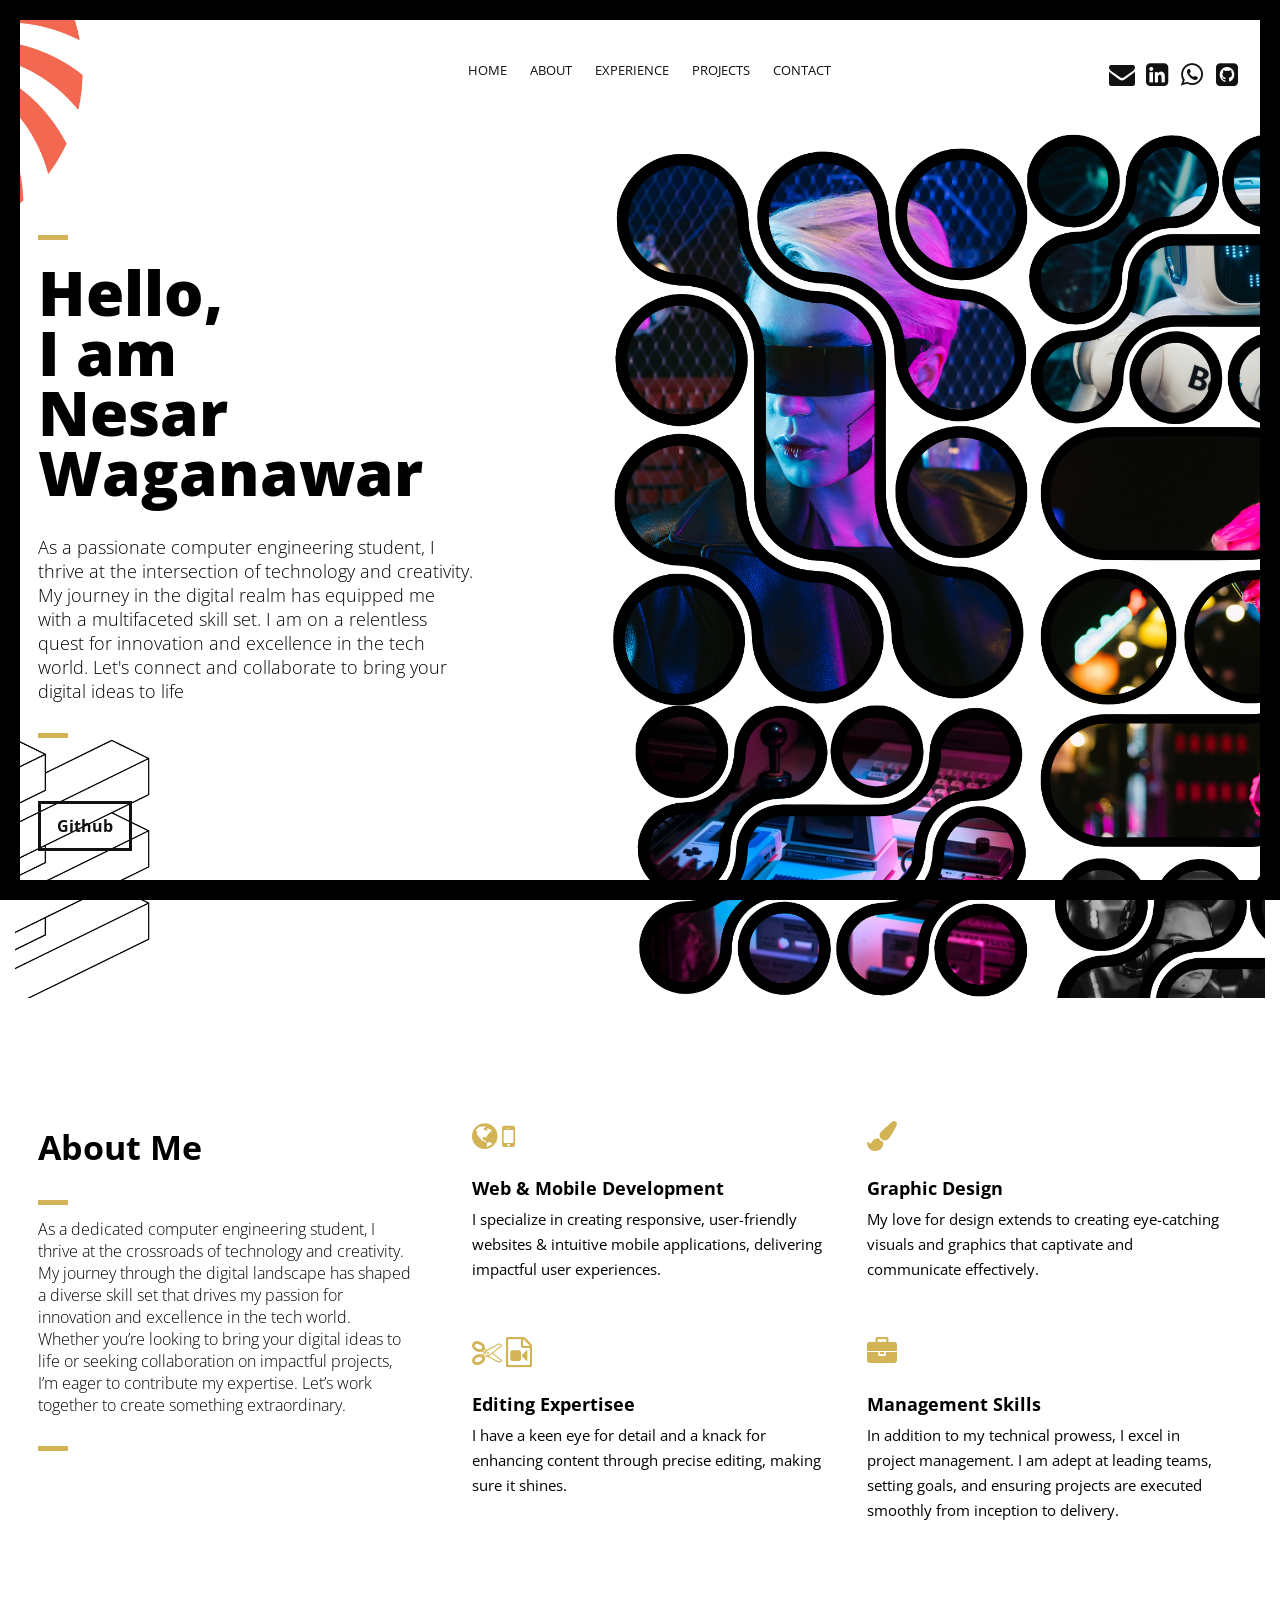
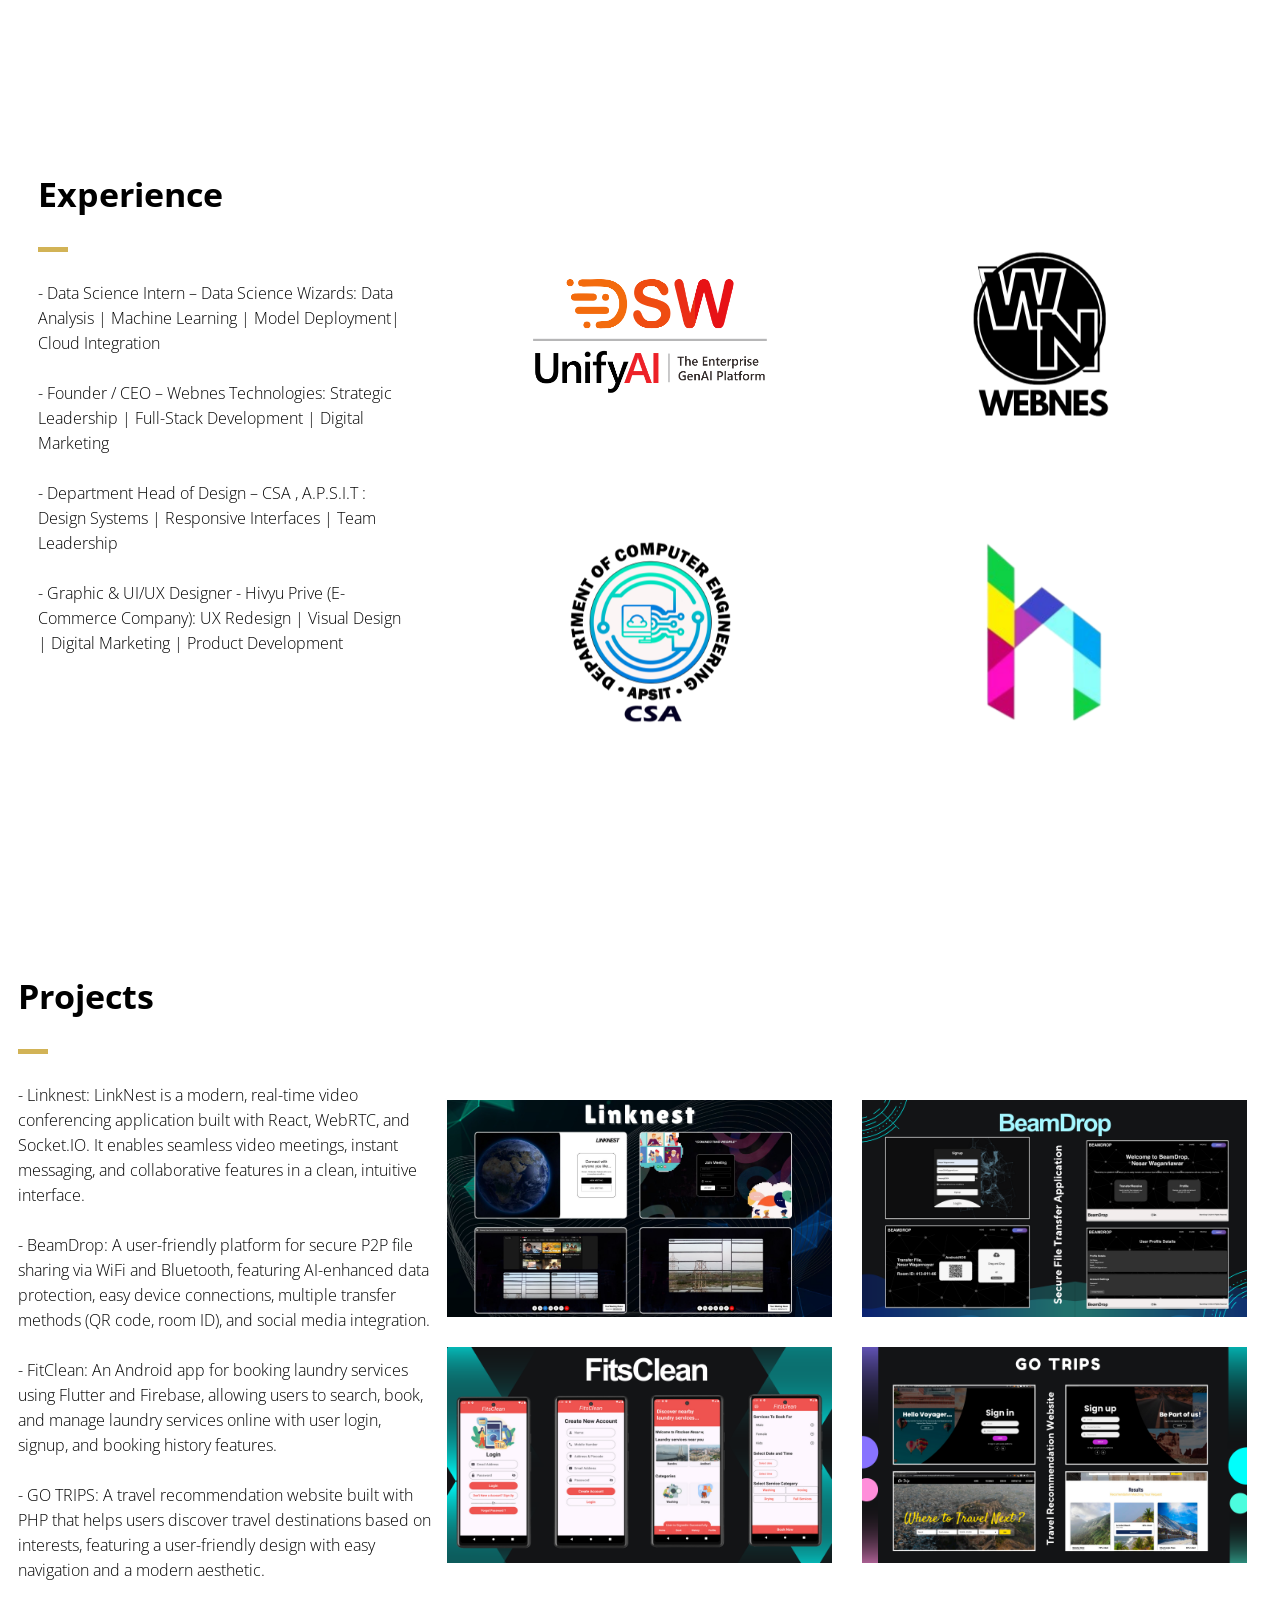
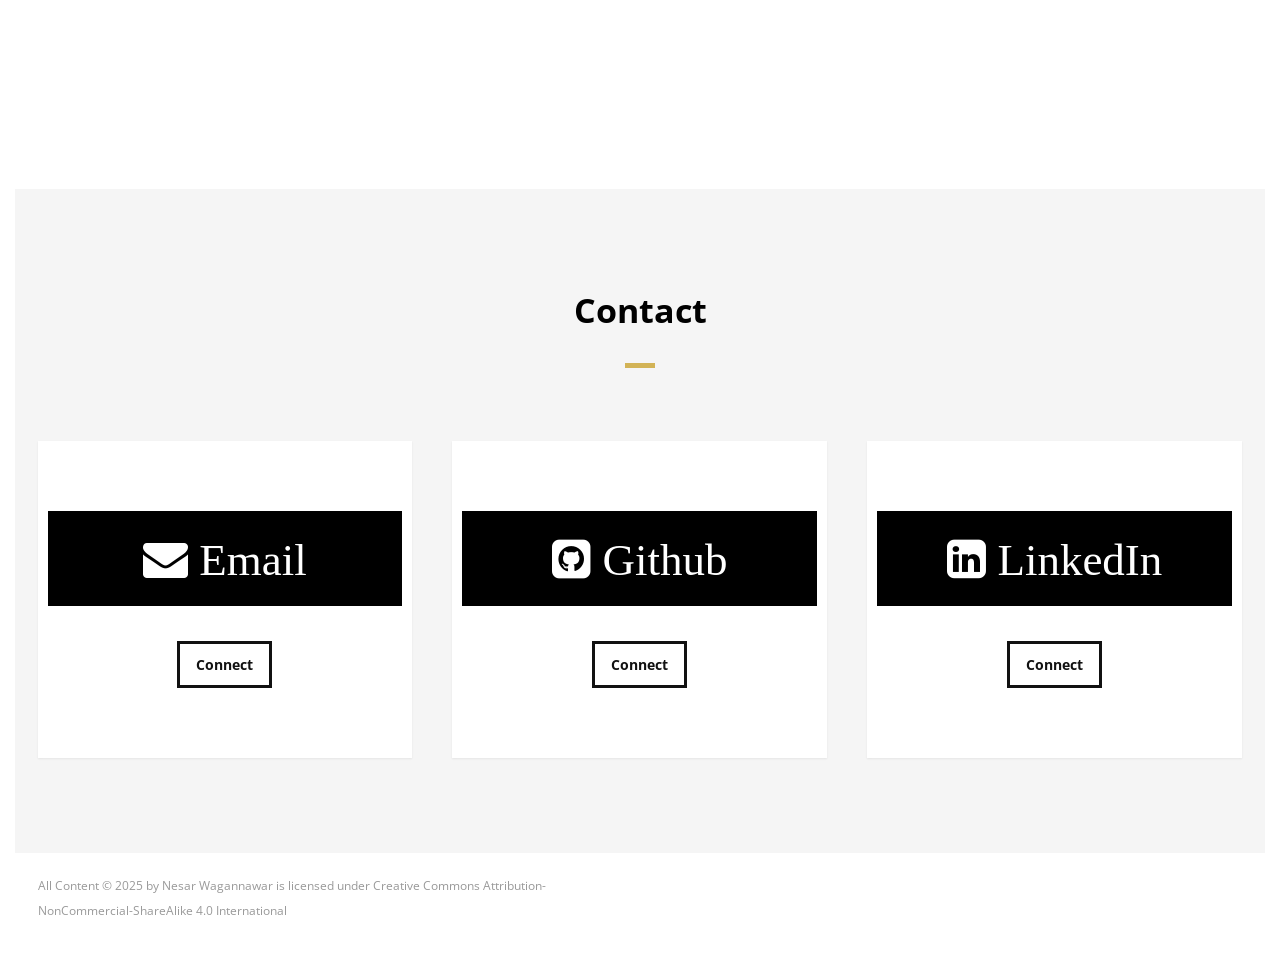
<file: index.html>
<!DOCTYPE html>
<html>
<head lang="en">
    <meta charset="UTF-8">

    <!--Page Title-->
    <title>Portfolio</title>

    <!--Meta Keywords and Description-->
    <meta name="keywords" content="">
    <meta name="description" content="">
    <meta name="viewport" content="width=device-width, initial-scale=1.0, user-scalable=no"/>

    <!--Favicon-->
    <link rel="shortcut icon" href="images/favicon.ico" title="Favicon"/>

    <!-- Main CSS Files -->
    <link rel="stylesheet" href="css/style.css">

    <!-- Namari Color CSS -->
    <link rel="stylesheet" href="css/webnes-color.css">

    <!--Icon Fonts - Font Awesome Icons-->
    <link rel="stylesheet" href="css/font-awesome.min.css">

    <!-- Animate CSS-->
    <link href="css/animate.css" rel="stylesheet" type="text/css">

    <!--Google Webfonts-->
    <link href='https://fonts.googleapis.com/css?family=Open+Sans:400,300,600,700,800' rel='stylesheet' type='text/css'>
</head>
<body>

<!-- Preloader -->
<div id="preloader">
    <div id="status" class="la-ball-triangle-path">
        <div></div>
        <div></div>
        <div></div>
    </div>
</div>
<!--End of Preloader-->

<div class="page-border" data-wow-duration="0.7s" data-wow-delay="0.2s">
    <div class="top-border wow fadeInDown animated" style="visibility: visible; animation-name: fadeInDown;"></div>
    <div class="right-border wow fadeInRight animated" style="visibility: visible; animation-name: fadeInRight;"></div>
    <div class="bottom-border wow fadeInUp animated" style="visibility: visible; animation-name: fadeInUp;"></div>
    <div class="left-border wow fadeInLeft animated" style="visibility: visible; animation-name: fadeInLeft;"></div>
</div>

<div id="wrapper">
    <header id="banner" class="scrollto clearfix" data-enllax-ratio=".5">
        <div id="header" class="nav-collapse">
            <div class="row clearfix">
                <div class="col-1">

                    <!--Logo-->
                    <div id="logo">

                        <!--Logo that is shown on the banner-->
                        <img src="images/logo.png" id="banner-logo" alt="Landing Page"/>
                        <!--End of Banner Logo-->

                        <!--The Logo that is shown on the sticky Navigation Bar-->
                        <img src="images/logo-2.png" id="navigation-logo" alt="Landing Page"/>
                        <!--End of Navigation Logo-->
                    </div>
                    <!--End of Logo-->

                    <aside>
                        <!--Social Icons in Header-->
                        <ul class="social-icons">
                            <li>
                                <a target="_blank" title="Facebook" href="mailto:nesar.w.official@gmail.com">
                                    <i class="fa fa-envelope fa-2x"></i><span>Gmail</span>
                                </a>
                            </li>
                            <li>
                                <a target="_blank" title="Google+" href="http://www.linkedin.com/in/nesarw">
                                    <i class="fa fa-linkedin-square fa-2x"></i><span>LinkedIn</span>
                                </a>
                            </li>
                            <li>
                                <a target="_blank" title="Google+" href="https://wa.me/+917738446159">
                                    <i class="fa fa-whatsapp fa-2x"></i><span>Whatsapp</span>
                                </a>
                            </li>
                            <li>
                                <a target="_blank" title="Google+" href="https://github.com/nesarw/">
                                    <i class="fa fa-github-square fa-2x"></i><span>Github</span>
                                </a>
                            </li>
                        </ul>
                        <!--End of Social Icons in Header-->
                    </aside>

                    <!--Main Navigation-->
                    <nav id="nav-main">
                        <ul>
                            <li>
                                <a href="#banner">Home</a>
                            </li>
                            <li>
                                <a href="#about">About</a>
                            </li>
                            <li>
                                <a href="#clients">Experience</a>
                            </li>
                            <li>
                                <a href="#gallery">Projects</a>
                            </li>
                            <li>
                                <a href="#pricing">Contact</a>
                            </li>
                        </ul>
                    </nav>
                    <!--End of Main Navigation-->

                    <div id="nav-trigger"><span></span></div>
                    <nav id="nav-mobile"></nav>

                </div>
            </div>
        </div><!--End of Header-->

        <!--Banner Content-->
        <div id="banner-content" class="row clearfix">

            <div class="col-38">

                <div class="section-heading">
                    <h1>Hello,<br> I am <br>Nesar Waganawar</h1>
                    <h2>As a passionate computer engineering student, I thrive at the intersection of technology and creativity. 
                        My journey in the digital realm has equipped me with a multifaceted skill set.
                        I am on a relentless quest for innovation and excellence in the tech world. Let's connect and collaborate to bring your digital ideas to life</h2>
                </div>
                <!--Call to Action-->
                <a href="https://github.com/nesarw/" class="button">Github</a>
                <!--End Call to Action-->

            </div>

        </div><!--End of Row-->
    </header>

    <!--Main Content Area-->
    <main id="content">

        <!--Introduction-->
        <section id="about" class="introduction scrollto">

            <div class="row clearfix">

                <div class="col-3">
                    <div class="section-heading">
                        <h3></h3>
                        <h2 class="section-title">About Me</h2>
                        <h2 class="section-subtitle">As a dedicated computer engineering student, I thrive at the crossroads of technology and creativity. 
                            My journey through the digital landscape has shaped a diverse skill set that drives my passion for innovation and excellence in the tech world. 
                            Whether you’re looking to bring your digital ideas to life or seeking collaboration on impactful projects, I’m eager to contribute my expertise. Let’s work together to create something extraordinary.</>
                    </div>

                </div>

                <div class="col-2-3">

                    <!--Icon Block-->
                    <div class="col-2 icon-block icon-top wow fadeInUp" data-wow-delay="0.1s">
                        <!--Icon-->
                        <div class="icon">
                            <i class="fa fa-globe fa-2x"></i>
                            <i class="fa fa-mobile fa-2x"></i>
                        </div>
                        <!--Icon Block Description-->
                        <div class="icon-block-description">
                            <h4>Web &amp; Mobile Development</h4>
                            <p>I specialize in creating responsive, user-friendly websites & intuitive mobile applications, delivering impactful user experiences.</p>
                        </div>
                    </div>
                    <!--End of Icon Block-->

                    <!--Icon Block-->
                    <div class="col-2 icon-block icon-top wow fadeInUp" data-wow-delay="0.3s">
                        <!--Icon-->
                        <div class="icon">
                            <i class="fa fa-paint-brush fa-2x"></i>
                        </div>
                        <!--Icon Block Description-->
                        <div class="icon-block-description">
                            <h4>Graphic Design</h4>
                            <p>My love for design extends to creating eye-catching visuals and graphics that captivate and communicate effectively.</p>
                        </div>
                    </div>
                    <!--End of Icon Block-->

                    <!--Icon Block-->
                    <div class="col-2 icon-block icon-top wow fadeInUp" data-wow-delay="0.5s">
                        <!--Icon-->
                        <div class="icon">
                            <i class="fa fa-scissors fa-2x"></i>
                            <i class="fa fa-file-video-o fa-2x"></i>
                        </div>
                        <!--Icon Block Description-->
                        <div class="icon-block-description">
                            <h4>Editing Expertisee</h4>
                            <p> I have a keen eye for detail and a knack for enhancing content through precise editing, making sure it shines.</p>
                        </div>
                    </div>
                    <!--End of Icon Block-->

                    <!--Icon Block-->
                    <div class="col-2 icon-block icon-top wow fadeInUp" data-wow-delay="0.5s">
                        <!--Icon-->
                        <div class="icon">
                            <i class="fa fa-briefcase fa-2x"></i>
                        </div>
                        <!--Icon Block Description-->
                        <div class="icon-block-description">
                            <h4>Management Skills</h4>
                            <p> In addition to my technical prowess, I excel in project management. I am adept at leading teams, setting goals, and ensuring projects are executed smoothly from inception to delivery.
                            </p>
                        </div>
                    </div>
                    <!--End of Icon Block-->

                </div>

            </div>


        </section>
        <!--End of Introduction-->

        <!--Experience-->
         <section id="clients" class="scrollto clearfix">
            <div class="row clearfix">

                <div class="col-3">

                    <div class="section-heading">
                        <h3></h3>
                        <h2 class="section-title">Experience</h2>
                        <p class="section-subtitle">
                            - Data Science Intern – Data Science Wizards: Data Analysis | Machine Learning | Model Deployment| Cloud Integration <br><br>
                            - Founder / CEO – Webnes Technologies: Strategic Leadership | Full-Stack Development | Digital Marketing <br><br>
                            - Department Head of Design – CSA , A.P.S.I.T : Design Systems | Responsive Interfaces | Team Leadership<br><br>
                            - Graphic & UI/UX Designer - Hivyu Prive (E-Commerce Company): UX Redesign | Visual Design | Digital Marketing | Product Development<br><br>
                        </p>
                    </div>

                </div>

                <div class="col-2-3">
                    <br><br>
                    <a class="col-2 client-card">
                        <img src="images/company-images/company-logo1.png" alt="Company"/>
                        <div class="client-overlay"><span>Data Science Intern <br>Data Science Wizards</span></div>
                    </a>
                    <a class="col-2 client-card">
                        <img src="images/company-images/company-logo2.png" alt="Company"/>
                        <div class="client-overlay"><span>Founder / CEO <br> Webnes Technologies</span></div>
                    </a>
                    <a class="col-2 client-card">
                        <img src="images/company-images/company-logo3.png" alt="Company"/>
                        <div class="client-overlay"><span>Design Head <br>CSA <br>AP Shah Institute of Technology</span></div>
                    </a>
                    <a class="col-2 client-card">
                        <img src="images/company-images/company-logo4.png" alt="Company"/>
                        <div class="client-overlay"><span>Graphic & UI/UX Designer <br> Hivyu Prive <br> (E-Commerce Company)</span></div>
                    </a>
                </div>
            </div>
        </section>
        <!--End of Experience-->

        <!--Projects-->
        <section id="gallery" class="scrollto clearfix">
            <div class="row clearfix">

                <div class="col-3">

                    <div class="section-heading">
                        <h3></h3>
                        <h2 class="section-title">Projects</h2>
                        <p class="section-subtitle">
                            - Linknest: LinkNest is a modern, real-time video conferencing application built with React, WebRTC, and Socket.IO. It enables seamless video meetings, instant messaging, and collaborative features in a clean, intuitive interface.<br><br>
                            - BeamDrop: A user-friendly platform for secure P2P file sharing via WiFi and Bluetooth, featuring AI-enhanced data protection, easy device connections, multiple transfer methods (QR code, room ID), and social media integration.<br><br>
                            - FitClean: An Android app for booking laundry services using Flutter and Firebase, allowing users to search, book, and manage laundry services online with user login, signup, and booking history features. <br><br>
                            - GO TRIPS: A travel recommendation website built with PHP that helps users discover travel destinations based on interests, featuring a user-friendly design with easy navigation and a modern aesthetic.<br><br>
                        </p>
                    </div>

                </div>

                <aside class="row text-center scrollto clearfix" data-featherlight-gallery
                 data-featherlight-filter="a"><br><br> <br> 
                 <a href="images/gallery-images/gallery-image-4.jpg" data-featherlight="image" class="col-3 wow fadeIn"
                   data-wow-delay="0.1s"><img src="images/gallery-images/gallery-image-4.jpg" alt="Landing Page"/></a>
                <a href="images/gallery-images/gallery-image-1.jpg" data-featherlight="image" class="col-3 wow fadeIn"
                   data-wow-delay="0.1s"><img src="images/gallery-images/gallery-image-1.jpg" alt="Landing Page"/></a>
                <a href="images/gallery-images/gallery-image-2.jpg" data-featherlight="image" class="col-3 wow fadeIn"
                   data-wow-delay="0.3s"><img src="images/gallery-images/gallery-image-2.jpg" alt="Landing Page"/></a>
                <a href="images/gallery-images/gallery-image-3.jpg" data-featherlight="image" class="col-3 wow fadeIn"
                   data-wow-delay="0.5s"><img src="images/gallery-images/gallery-image-3.jpg" alt="Landing Page"/></a>
                </aside>
            </div>
        </section>
        <!--End of Projects-->

        <!--Contact-->
        <section id="pricing" class="secondary-color text-center scrollto clearfix ">
            <div class="row clearfix">

                <div class="section-heading">
                    <h3></h3>
                    <h2 class="section-title">Contact</h2>
                </div>

                <!--Pricing Block-->
                <div class="pricing-block featured col-3 wow fadeInUp" data-wow-delay="0.6s">
                    <div class="pricing-block-content">
                        <h3></h3>
                        <p class="pricing-sub"></p>
                        <div class="pricing">
                            <i class="fa fa-envelope fa-3x">  Email</i><div class="price"></div>
                        </div>
                        <a href="mailto:nesar.w.official@gmail.com" class="button">Connect </a>
                    </div>
                </div>
                <!--End Pricing Block-->

                <!--Pricing Block-->
                <div class="pricing-block featured col-3 wow fadeInUp" data-wow-delay="0.6s">
                    <div class="pricing-block-content">
                        <h3></h3>
                        <p class="pricing-sub"></p>
                        <div class="pricing">
                            <i class="fa fa-github-square fa-3x">  Github</i><div class="price"></div>
                        </div>
                        <a href="https://github.com/nesarw/" class="button">Connect</a>
                    </div>
                </div>
                <!--End Pricing Block-->

                <!--Pricing Block-->
                <div class="pricing-block featured col-3 wow fadeInUp" data-wow-delay="0.6s">
                    <div class="pricing-block-content">
                        <h3></h3>
                        <p class="pricing-sub"></p>
                        <div class="pricing">
                            <i class="fa fa-linkedin-square fa-3x">  LinkedIn</i><div class="price"></div>
                        </div>
                        <a href="http://www.linkedin.com/in/nesarw" class="button">Connect</a>
                    </div>
                </div>
                <!--End Pricing Block-->

            </div>
        </section>
        <!--End of Pricing Tables-->

    </main>
    <!--End Main Content Area-->


    <!--Footer-->
    <footer id="landing-footer" class="clearfix">
        <div class="row clearfix">

            <p id="copyright" class="col-2"> All Content © 2025 by Nesar Wagannawar is licensed under Creative Commons Attribution-NonCommercial-ShareAlike 4.0 International </a></p>
        </div>
    </footer>
    <!--End of Footer-->

</div>

<!-- Include JavaScript resources -->
<script src="js/jquery.1.8.3.min.js"></script>
<script src="js/wow.min.js"></script>
<script src="js/featherlight.min.js"></script>
<script src="js/featherlight.gallery.min.js"></script>
<script src="js/jquery.enllax.min.js"></script>
<script src="js/jquery.scrollUp.min.js"></script>
<script src="js/jquery.easing.min.js"></script>
<script src="js/jquery.stickyNavbar.min.js"></script>
<script src="js/jquery.waypoints.min.js"></script>
<script src="js/images-loaded.min.js"></script>
<script src="js/lightbox.min.js"></script>
<script src="js/site.js"></script>


</body>
</html>
</file>
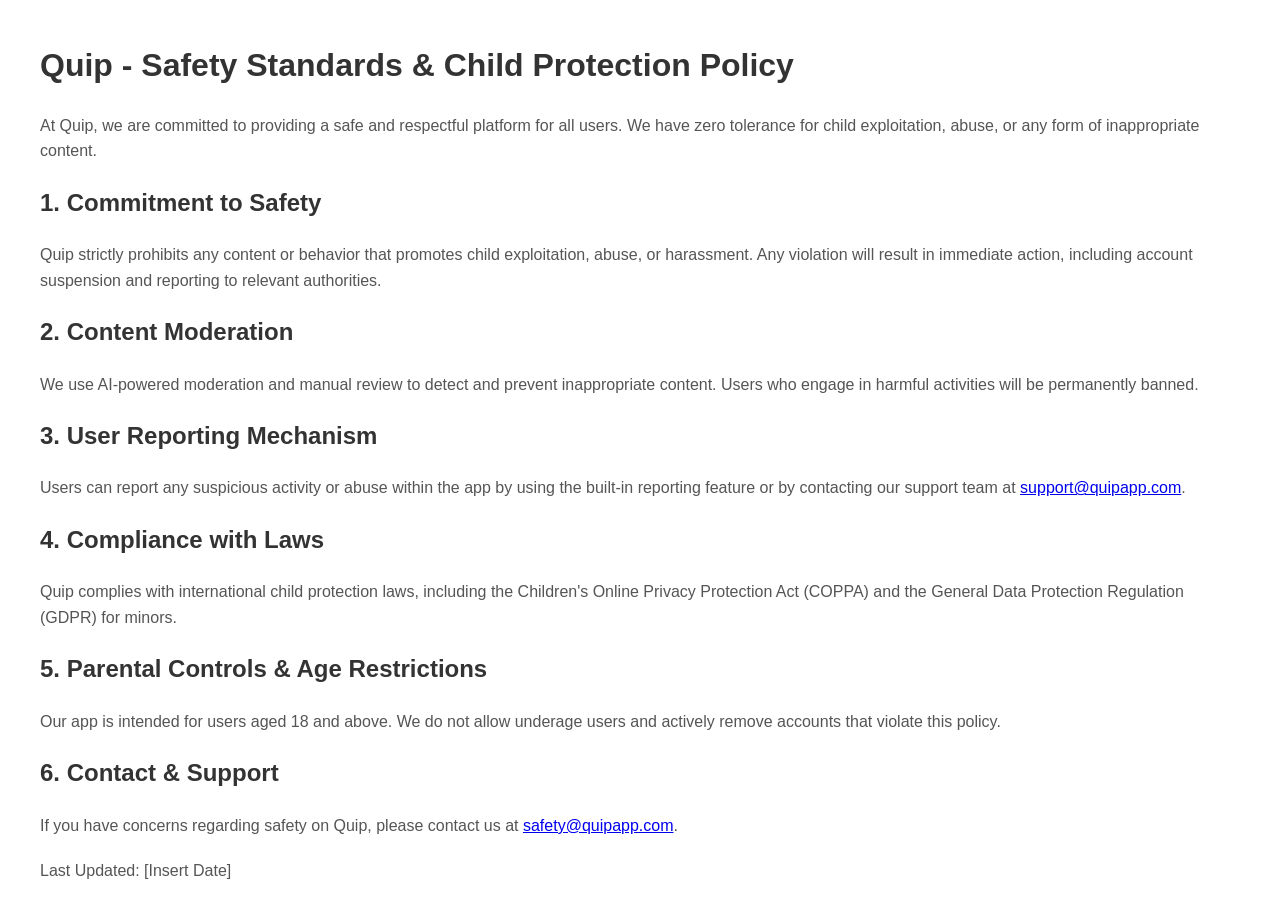
<file: child_policy.html>
<!DOCTYPE html>
<html lang="en">
<head>
    <meta charset="UTF-8">
    <meta name="viewport" content="width=device-width, initial-scale=1.0">
    <title>Quip - Safety Standards</title>
    <style>
        body { font-family: Arial, sans-serif; margin: 40px; line-height: 1.6; }
        h1, h2 { color: #333; }
        p { color: #555; }
        .section { margin-bottom: 20px; }
    </style>
</head>
<body>
    <h1>Quip - Safety Standards & Child Protection Policy</h1>
    <p>At Quip, we are committed to providing a safe and respectful platform for all users. We have zero tolerance for child exploitation, abuse, or any form of inappropriate content.</p>
    
    <div class="section">
        <h2>1. Commitment to Safety</h2>
        <p>Quip strictly prohibits any content or behavior that promotes child exploitation, abuse, or harassment. Any violation will result in immediate action, including account suspension and reporting to relevant authorities.</p>
    </div>
    
    <div class="section">
        <h2>2. Content Moderation</h2>
        <p>We use AI-powered moderation and manual review to detect and prevent inappropriate content. Users who engage in harmful activities will be permanently banned.</p>
    </div>
    
    <div class="section">
        <h2>3. User Reporting Mechanism</h2>
        <p>Users can report any suspicious activity or abuse within the app by using the built-in reporting feature or by contacting our support team at <a href="mailto:support@quipapp.com">support@quipapp.com</a>.</p>
    </div>
    
    <div class="section">
        <h2>4. Compliance with Laws</h2>
        <p>Quip complies with international child protection laws, including the Children's Online Privacy Protection Act (COPPA) and the General Data Protection Regulation (GDPR) for minors.</p>
    </div>
    
    <div class="section">
        <h2>5. Parental Controls & Age Restrictions</h2>
        <p>Our app is intended for users aged 18 and above. We do not allow underage users and actively remove accounts that violate this policy.</p>
    </div>
    
    <div class="section">
        <h2>6. Contact & Support</h2>
        <p>If you have concerns regarding safety on Quip, please contact us at <a href="mailto:safety@quipapp.com">safety@quipapp.com</a>.</p>
    </div>

    <p>Last Updated: [Insert Date]</p>
</body>
</html>
</file>
<file: css/style.css>
/*

1. Default and Reset styles
- 1.1 Input Elements
2. Global elements
- 2.1 Header
- 2.2 Logo
- 2.3 Buttons
- 2.4 Navigation
- 2.5 Social Elements
- 2.6 Images
3. Fonts and Headings
4. Banner
- 4.1 SignUp Form
5. Content Elements
- 5.1 Icons
- 5.2 Parallax Elements
- 5.3 Divider
6. Landing Page Sections
- 6.1 Features
- 6.2 Testimonials
- 6.3 Gallery
- 6.4 Video
- 6.5 Clients
- 6.6 Pricing Table
7. Footer


/*------------------------------------------------------------------------------------------*/
/* 1. Defaults & Reset of specific styles across browsers */
/*------------------------------------------------------------------------------------------*/

*, *:before, *:after {
    -webkit-box-sizing: border-box;
    -moz-box-sizing: border-box;
    box-sizing: border-box;
}

body, div, dl, dt, dd, ul, ol, li, h1, h2, h3, h4, h5, h6, pre, form, blockquote, th, td {
    margin: 0;
    padding: 0;
    direction: ltr;
}

body {
    margin: 0;
    padding: 0;
    -webkit-font-smoothing: antialiased;
    overflow-x: hidden;
}

p {
    line-height: 25px;
}

.row img {
    height: auto;
    max-width: 100%;
}

a {
    text-decoration: none;
    line-height: inherit;
    -webkit-transition: opacity 0.3s ease-out;
    -moz-transition: opacity 0.3s ease-out;
    -o-transition: opacity 0.3s ease-out;
    transition: opacity 0.3s ease-out;
}

iframe {
    border: 0 !important;
}

.parallax-window {
    min-height: 400px;
    background: transparent;
}

figure {
    margin: 0;
}

/* Page Border */

.page-border {
    position: fixed;
    z-index: 999999;
    pointer-events: none;
}

.page-border .bottom-border, .page-border .left-border, .page-border .right-border, .page-border .top-border {
    background: #000000;
    position: fixed;
    z-index: 9999;
}

.page-border > .top-border, .page-border > .right-border, .page-border > .bottom-border, .page-border > .left-border {
    padding: 11px;
    background: #000000;
}

.page-border .bottom-border, .page-border .top-border {
    width: 100%;
    padding: 10px;
    left: 0;
}

.page-border .left-border, .page-border .right-border {
    padding: 10px;
    height: 100%;
    top: 0;
}

.page-border .top-border {
    top: 0;
}

.page-border .right-border {
    right: 0;
}

.page-border .bottom-border {
    bottom: 0;
}

.page-border .left-border {
    left: 0;
}

#wrapper {
    margin:0 15px;
    padding: 15px 0;
    position: relative;
}


/* --------- 1.1 Input Elements ---------- */

input, textarea {
    border: 1px solid #e1e1e1;
    padding: 10px;
    -webkit-transition: all .3s linear;
    -moz-transition: all .3s linear;
    transition: all .3s linear;
    border-radius: 3px;
}

input {
    height: 40px;
    margin: 3px 0;
    outline: none;
    line-height: normal;
    font-size: 14px;
}

input[type="submit"] {
    cursor: pointer;
    border-style: solid;
    border-width: 2px;
    padding-top: 0;
    padding-bottom: 0;
}

select {
    border: 1px solid #e1e1e1;
    height: 40px;
    padding: 5px;
}

input:focus, textarea:focus {
    box-shadow: inset 0 1px 3px rgba(0, 0, 0, 0.1);
}

*:focus {
    outline: none;
}

/*------------------------------------------------------------------------------------------*/
/* 2. Layout Elements */
/*------------------------------------------------------------------------------------------*/

section {
    clear: both;
    overflow: hidden;
}

/* Rows and Columns */

.row {
    max-width: 1245px;
    margin: 0 auto;
    padding: 75px 0;
    position: relative;
}

.no-padding-bottom .row, .no-padding-bottom div, .no-padding-bottom.row {
    padding-bottom: 0;
}

.no-padding-top.row, .no-padding-top div {
    padding-top: 0;
}

.big-padding-top {
    padding-top: 75px !important;
}

.big-padding-bottom {
    padding-bottom: 85px !important;
}

/* Targets all elements */

[class*='col-'] {
    float: left;
    padding: 20px;
}

#clients .col-2-3 [class*='col-'] {
    padding: 0;
}

/* Clearfix */

.clearfix:after {
    content: "";
    display: table;
    clear: both;
}

/* Main Widths */

.col-1 {
    width: 100%;
}

.col-2 {
    width: 50%;
}

.col-3 {
    width: 33.33%;
}

.col-4 {
    width: 25%;
}

.col-5 {
    width: 20%;
}

.col-6 {
    width: 16.6666666667%;
}

.col-7 {
    width: 14.2857142857%;
}

.col-8 {
    width: 12.5%;
}

.col-9 {
    width: 11.1111111111%;
}

.col-10 {
    width: 10%;
}

.col-11 {
    width: 9.09090909091%;
}

.col-12 {
    width: 8.33%;
}

.col-2-3 {
    width: 66.66%;
}

.col-3-4 {
    width: 75%;
}

.col-9-10 {
    width: 90%;
}

/* Golden Ratio */
.col-61 {
    width: 61.8%;
}

.col-38 {
    width: 38.2%;
}

/* --------- 2.1 Header --------- */

#header {
    height: 71px !important;
    overflow: visible;
    z-index: 9999;
    width: 100%;
    position: absolute !important;
}

#header .row {
    padding: 0;
}

#header aside {
    text-align: right;
}

#header ul {
    text-align: center;
}

#header li {
    display: inline-block;
    list-style: none;
    margin: 0;
}

/* --------- 2.2 Logo ---------- */

#logo {
    float: left;
    height: 71px;
    line-height: 66px;
    margin-right: 15px;
}

#logo h1, #logo h2 {
    display: inline-block;
}

#banner #logo h1 {
    font-size: 28px;
    margin-right: 10px;
    font-weight: 900;
    padding: 0;
}

#logo h2 {
    font-size: 18px;
    padding: 0;
}

#logo img {
    max-height: 22px;
    vertical-align: middle;
    margin-right: 15px;
}

#navigation-logo {
    display: none;
}

.nav-solid #logo #banner-logo {
    display: none;
}

.nav-solid #logo #navigation-logo {
    display: inline-block;
}

/* --------- 2.3 Buttons ---------- */

.call-to-action {
    padding: 35px 0 35px 0;
}

/*Style*/

.button {
    font-size: 16px;
    margin: 35px 0;
    padding: 11px 16px;
    -webkit-transition: all .3s linear;
    -moz-transition: all .3s linear;
    transition: all .3s linear;
    display: inline-block;
    border-width: 3px;
    border-style: solid;
}

/* Play Button */

#video-section {
    position:relative;
}

.play-video {
    height:110px;
    position:absolute;
    top:50%;
    margin-top:-110px;
    width:100%;
}

.play-icon {
    display: inline-block;
    font-size: 0px;
    cursor: pointer;
    margin: 45px auto;
    width: 110px;
    height: 110px;
    border-radius: 50%;
    text-align: center;
    position: relative;
    z-index: 1;
}

.play-icon:after {
    pointer-events: none;
    position: absolute;
    width: 100%;
    height: 100%;
    border-radius: 50%;
    content: '';
    -webkit-box-sizing: content-box;
    -moz-box-sizing: content-box;
    box-sizing: content-box;
}

.play-icon:before {
    font-family: 'fontawesome';
    content: '\f144';
    speak: none;
    font-size: 74px;
    line-height: 110px;
    font-style: normal;
    font-weight: normal;
    font-variant: normal;
    text-transform: none;
    display: block;
    -webkit-font-smoothing: antialiased;
    color:#fff;
}

.play-video .play-icon {
    background: rgba(255, 255, 255, 0.5);
    -webkit-transition: -webkit-transform ease-out 0.3s, background 0.4s;
    -moz-transition: -moz-transform ease-out 0.3s, background 0.4s;
    transition: transform ease-out 0.3s, background 0.4s;
}

.play-video .play-icon:after {
    top: 0;
    left: 0;
    padding: 0;
    z-index: -1;
    box-shadow: 0 0 0 2px rgba(255, 255, 255, 0.1);
    opacity: 0;
    -webkit-transform: scale(0.9);
    -moz-transform: scale(0.9);
    -ms-transform: scale(0.9);
    transform: scale(0.9);
}

.play-video .play-icon:hover {
    background: rgba(255, 255, 255, 0.05);
    -webkit-transform: scale(0.93);
    -moz-transform: scale(0.93);
    -ms-transform: scale(0.93);
    transform: scale(0.93);
    color: #fff;
}


/* --------- 2.4 Navigation ---------- */

#header {
    font-size: 13px;
}

#header aside {
    float: right;
}

#header nav ul {
    text-transform: uppercase;

}

#header nav a {
    height: 71px;
    line-height: 71px;
    display: block;
    padding: 0 10px;
}

#header nav a:hover {
    opacity: 0.6;
}

/*Navigation Solid*/

#header.nav-solid [class*='col-'] {
    padding: 0 20px;
}

#header.nav-solid {
    background: #fff;
    box-shadow: 2px 0px 3px rgba(0, 0, 0, 0.2);
    position: fixed !important;
    left:0;
}

#header.nav-solid nav a {
    border-bottom: 3px solid;
    border-color: #fff;
    -webkit-transition: all 0.3s ease-out;
    -moz-transition: all 0.3s ease-out;
    -o-transition: all 0.3s ease-out;
    transition: all 0.3s ease-out;
}

#header.nav-solid nav a:hover {
    opacity: 1;
}

/* Social Elements when Solid*/

#header.nav-solid .social-icons a {
    -webkit-transition: all 0.3s ease-out;
    -moz-transition: all 0.3s ease-out;
    -o-transition: all 0.3s ease-out;
    transition: all 0.3s ease-out;
    opacity: 0.5;
}

#header.nav-solid .social-icons a:hover {
    opacity: 1;
    color: #e4473c;
}

/* Responsive Nav Styling */

#nav-trigger {
    display: none;
    text-align: right;
}

#nav-trigger span {
    display: inline-block;
    width: 38px;
    height: 71px;
    color: #111;
    cursor: pointer;
    text-transform: uppercase;
    font-size: 22px;
    text-align: center;
    border-top-right-radius: 5px;
    border-top-left-radius: 5px;
    -webkit-transition: all 0.3s ease-out;
    -moz-transition: all 0.3s ease-out;
    -o-transition: all 0.3s ease-out;
    transition: all 0.3s ease-out;
}

#nav-trigger span:after {
    font-family: "fontAwesome";
    display: inline-block;
    width: 38px;
    height: 71px;
    line-height: 75px;
    text-align: center;
    content: "\f0c9";
    border-top-right-radius: 5px;
    border-top-left-radius: 5px;
}

#nav-trigger span.open:after {
    content: "\f00d";
}

#nav-trigger span:hover, .nav-solid #nav-trigger span.open:hover, .nav-solid #nav-trigger span:hover {
    opacity: 0.6;
}

#nav-trigger span.open, #nav-trigger span.open:hover {
    color: #111;
}

.nav-solid #nav-trigger span.open:hover {
    color: #999;
}

.nav-solid #nav-trigger span {
    color: #999;
    opacity: 1;
}

nav#nav-mobile {
    position: relative;
    display: none;
}

nav#nav-mobile ul {
    display: none;
    list-style-type: none;
    position: absolute;
    left: 0;
    right: 0;
    margin-left: -20px;
    margin-right: -20px;
    padding-top: 10px;
    padding-bottom: 10px;
    text-align: center;
    background-color: #fff;
    box-shadow: 0 5px 3px rgba(0, 0, 0, 0.2);
}

nav#nav-mobile ul:after {
    display: none;
}

nav#nav-mobile li {
    margin: 0 20px;
    float: none;
    text-align: left;
    border-bottom: 1px solid #e1e1e1;
}

nav#nav-mobile li:last-child {
    border-bottom: none;
}

.nav-solid nav#nav-mobile li {
    border-top: 1px solid #e1e1e1;
    border-bottom: none;
}

nav#nav-mobile a {
    display: block;
    padding: 12px 0;
    color: #333;
    width: 100%;
    height: auto;
    line-height: normal;
    display: block;
    border-bottom: none !important;
    -webkit-transition: all 0.3s ease-out;
    -moz-transition: all 0.3s ease-out;
    -o-transition: all 0.3s ease-out;
    transition: all 0.3s ease-out;
}

nav#nav-mobile a:hover {
    background: #fafafa;
    opacity: 1;
}

/* --------- 2.5 Social Elements ---------- */

#header .col-4 {
    text-align: right;
}

.social-icons {
    display: inline-block;
    list-style: none;
}

.social-icons a {
    display: inline-block;
    width: 32px;
    text-align: center;
}

.social-icons a:hover {
    opacity: 0.7;
}

.social-icons span {
    display: none;
}

#header .social-icons {
    margin-top: 27px;
}

/* --------- 2.6 Images ---------- */

/*Alignment*/

img {
    vertical-align: top;
}

.image-center {
    display: block;
    margin: 0 auto;
}

a img {
    border: none;
    -webkit-transition: all 0.3s ease-out;
    -moz-transition: all 0.3s ease-out;
    -o-transition: all 0.3s ease-out;
    transition: all 0.3s ease-out;
    -webkit-backface-visibility: hidden;
}

a img:hover {
    opacity: 0.7;
}

/*------------------------------------------------------------------------------------------*/
/* 3. Fonts */
/*------------------------------------------------------------------------------------------*/

h1 {
    padding: 20px 0;
}

h2 {
    padding: 13px 0;
}

h3 {
    padding: 10px 0;
}

h4 {
    padding: 7px 0;
}

h5 {
    padding: 7px 0;
}

h6 {
    padding: 7px 0;
}

/* Text Alignment */

.text-left {
    text-align: left;
}

.text-center {
    text-align: center;
}

.text-right {
    text-align: right;
}

/* Section Headings */

.section-heading {
    padding: 0 0 15px 0;
}

.section-subtitle {
    font-size: 19px;
    padding-top: 0;
    color: #000;
    font-weight: bold;
}

.section-heading h3 {
    font-size: 14px;
    font-weight: bold;
    color: #000000;
    letter-spacing: 2px;
    padding-bottom: 0;
}

/*------------------------------------------------------------------------------------------*/
/* 4. Banner */
/*------------------------------------------------------------------------------------------*/

#banner {
    background-size: cover;
    
}

#banner-content.row {
    padding-top: 170px;
    padding-bottom: 100px;
}

#banner h1 {
    padding-top: 5%;
}

#banner .section-heading:before {
    content: "";
    display: block;
    width: 30px;
    height: 5px;
    margin-top: 30px;
}



/*------------------------------------------------------------------------------------------*/
/* 5. Content Elements */
/*------------------------------------------------------------------------------------------*/

/* --------- 5.1 Icons ---------- */

/*Font Icon sizes*/

.fa-1x {
    font-size: 15px !important;
}

/*Icon Block*/

.icon-block {
    position: relative;
}

.icon-block h4 {
    font-weight: bold;
    padding-top: 0;
}

.icon-block .icon {
    position: absolute;
}

.icon-block p {
    margin-top: 0;
}

/* Icon Left*/

.icon-left .icon {
    left: 15;
}

.icon-left .icon-block-description {
    padding-left: 53px;
}

/* Icon Right */

.icon-right .icon {
    right: 15;
}

.icon-right .icon-block-description {
    padding-right: 53px;
}

/* Icon Above */

.icon-top {
    display: block;
}

.icon-top .icon {
    position: relative;
    display: block;
}

.icon-top .icon-block-description {
    padding-top: 25px;
}

/* --------- 5.2 Parallax Elements ---------- */

.banner-parallax-1, .banner-parallax-2, .banner-parallax-3 {
    min-height: 350px;
}

/* --------- 5.3 Divider ---------- */

.divider {
    position: relative;
    width: 40%;
    height: 20px;
    line-height: 20px;
    margin: 10px auto 5px auto;
    clear: both;
    text-align: center;
}

.divider-inner {
    position: absolute;
    height: 1px;
    width: 100%;
    top: 50%;
    margin-top: -1px;
    border-top: 1px solid;
    border-color: #e1e1e1;
}

.divider i {
    background: #fff;
    position: relative;
    top: -11px;
    padding: 0 5px 0 5px;
    color: #e1e1e1;
}

/*------------------------------------------------------------------------------------------*/
/* 6. Landing Page Sections */
/*------------------------------------------------------------------------------------------*/

/* --------- 6.1 Introduction ---------- */

.introduction img.featured {
    padding: 55px 0 0 0;
}

/* --------- 6.2 Features ---------- */

.features.row {
    padding-left: 5%;
    padding-right: 5%;
}

.features div:nth-child(4) {
    clear: both;
}

/* --------- 6.3 Testimonials ---------- */

.testimonial {
    padding: 15px;
}

blockquote {
    position: relative;
}

.testimonial img {
    max-height: 120px;
    border-radius: 250em;
}

.testimonial footer {
    padding-top: 12px;
}

/* Style Classic - Avatar above Testimonial */

.testimonial.classic img {
    display: inline-block;
    margin-bottom: 25px;
}

.testimonial.classic q {
    display: block;
}

.testimonial.classic footer:before {
    display: block;
    content: "";
    width: 30px;
    height: 4px;
    margin: 10px auto 15px auto;
}

/* Style Big */

.testimonial.bigtest {
    padding-top: 0;
}

.testimonial.bigtest q {
    font-size: 22px;
}

/* --------- 6.4 Gallery ---------- */

#gallery img {
    padding: 15px;
    max-height: 300px;
}

#gallery [class*='col-'] {
    padding: 0;
}

#gallery a {
    display: inline-block;
    position: relative;
    overflow: hidden;
}

#gallery a:hover img {
    opacity: 0.15;
    -moz-backface-visibility: hidden;
}

#gallery a:before {
    font-size: 2.2em;
    font-style: normal;
    font-weight: normal;
    text-align: center;
    content: "🔍";
    width: 70px;
    height: 70px;
    border-radius: 100em;
    display: block;
    position: absolute;
    top: 55%;
    left: 50%;
    line-height: 72px;
    margin: -35px 0 0 -35px;
    opacity: 0;
    -webkit-transition: all .2s linear;
    -moz-transition: all .2s linear;
    transition: all .2s linear;
    vertical-align: middle;
}

#gallery a:hover:before {
    opacity: 1;
    top: 50%;
    left: 50%;
}

@media all {
    .featherlight {
        display: none;

        /* dimensions: spanning the background from edge to edge */
        position: fixed;
        top: 0;
        right: 0;
        bottom: 0;
        left: 0;
        z-index: 2147483647; /* z-index needs to be >= elements on the site. */

        /* position: centering content */
        text-align: center;

        /* insures that the ::before pseudo element doesn't force wrap with fixed width content; */
        white-space: nowrap;

        /* styling */
        cursor: pointer;
        background: #333;
        /* IE8 "hack" for nested featherlights */
        background: rgba(0, 0, 0, 0);
    }

    /* support for nested featherlights. Does not work in IE8 (use JS to fix) */
    .featherlight:last-of-type {
        background: rgba(0, 0, 0, 0.8);
    }

    .featherlight:before {
        /* position: trick to center content vertically */
        content: '';
        display: inline-block;
        height: 100%;
        vertical-align: middle;
        margin-right: -0.25em;
    }

    .featherlight .featherlight-content {

        /* position: centering vertical and horizontal */
        text-align: left;
        vertical-align: middle;
        display: inline-block;

        /* dimensions: cut off images */
        overflow: auto;
        padding: 25px 0;
        border-bottom: 25px solid transparent;

        /* dimensions: handling small or empty content */
        min-width: 30%;

        /* dimensions: handling large content */
        margin-left: 5%;
        margin-right: 5%;
        max-height: 95%;

        /* styling */
        cursor: auto;

        /* reset white-space wrapping */
        white-space: normal;
    }

    /* contains the content */
    .featherlight .featherlight-inner {
        /* make sure its visible */
        display: block;
    }

    .featherlight .featherlight-close-icon {
        /* position: centering vertical and horizontal */
        position: absolute;
        z-index: 9999;
        top: 25px;
        right: 25px;

        /* dimensions: 25px x 25px */
        line-height: 25px;
        width: 25px;

        /* styling */
        cursor: pointer;
        text-align: center;
        color: #fff;
        font-family: "fontawesome";
        font-size: 22px;
        opacity: 0.5;
        -webkit-transition: all 0.3s ease-out;
        -moz-transition: all 0.3s ease-out;
        -o-transition: all 0.3s ease-out;
        transition: all 0.3s ease-out;
    }

    .featherlight .featherlight-close-icon:hover {
        opacity: 1;
    }

    .featherlight .featherlight-image {
        /* styling */
        max-height: 100%;
        max-width:100%;
    }

    .featherlight-iframe .featherlight-content {
        /* removed the border for image croping since iframe is edge to edge */
        border-bottom: 0;
        padding: 0;
    }

    .featherlight iframe {
        /* styling */
        border: none;
    }
}

/* handling phones and small screens */
@media only screen and (max-width: 1024px) {
    .featherlight .featherlight-content {
        /* dimensions: maximize lightbox with for small screens */
        margin-left: 10px;
        margin-right: 10px;
        max-height: 98%;

        padding: 10px 10px 0;
        border-bottom: 10px solid transparent;
    }

}

/* Gallery Styling */
@media all {
    .featherlight-next,
    .featherlight-previous {
        font-family: "fontawesome";
        font-size: 22px;
        display: block;
        position: absolute;
        top: 25px;
        right: 0;
        bottom: 0;
        left: 80%;
        cursor: pointer;
        /* preventing text selection */
        -webkit-touch-callout: none;
        -webkit-user-select: none;
        -khtml-user-select: none;
        -moz-user-select: none;
        -ms-user-select: none;
        user-select: none;
        /* IE9 hack, otherwise navigation doesn't appear */
        background: rgba(0, 0, 0, 0);
        -webkit-transition: all 0.3s ease-out;
        -moz-transition: all 0.3s ease-out;
        -o-transition: all 0.3s ease-out;
        transition: all 0.3s ease-out;
    }

    .featherlight-previous {
        left: 0;
        right: 80%;
    }

    .featherlight-next span,
    .featherlight-previous span {
        display: inline-block;
        opacity: 0.3;
        position: absolute;
        top: 50%;
        width: 100%;
        font-size: 80px;
        line-height: 80px;

        /* center vertically */
        margin-top: -40px;
        color: #fff;
        font-style: normal;
        font-weight: normal;
        -webkit-transition: all 0.3s ease-out;
        -moz-transition: all 0.3s ease-out;
        -o-transition: all 0.3s ease-out;
        transition: all 0.3s ease-out;
    }

    .featherlight-next span {
        text-align: right;
        left: auto;
        right: 7%;
    }

    .featherlight-previous span {
        text-align: left;
        left: 7%;
    }

    .featherlight-next:hover span,
    .featherlight-previous:hover span {
        display: inline-block;
        opacity: 1;
    }

    /* Hide navigation while loading */
    .featherlight-loading .featherlight-previous, .featherlight-loading .featherlight-next {
        display: none;
    }
}

/* Always display arrows on touch devices */
@media only screen and (max-device-width: 1024px) {
    .featherlight-next:hover,
    .featherlight-previous:hover {
        background: none;
    }

    .featherlight-next span,
    .featherlight-previous span {
        display: block;
    }
}

/* handling phones and small screens */
@media only screen and (max-width: 1024px) {
    .featherlight-next,
    .featherlight-previous {
        top: 10px;
        right: 10px;
        left: 85%;
    }

    .featherlight-previous {
        left: 10px;
        right: 85%;
    }

    .featherlight-next span,
    .featherlight-previous span {
        margin-top: -30px;
        font-size: 40px;
    }
}

/* --------- 6.5 Video ---------- */

#video-box {
    color:#fff;
    position:relative;
    overflow:hidden;
    text-align:center;
}

.video_container, .easyContainer {
    position: relative;
    padding-bottom: 56.25%; /* 16/9 ratio */
    margin: 0;
    padding-top: 0; /* IE6 workaround*/
    height: 0;
    overflow: hidden;
}

.video_container iframe, .video_container object, .video_container embed {
    position: absolute;
    top: 0;
    left: 0;
    width: 100% !important;
    height: 100% !important;
}

.slvj-lightbox iframe, .slvj-lightbox object, .slvj-lightbox embed {
    width: 100% !important;
    height: 529px !important;
}

.videojs-background-wrap {
    overflow: hidden;
    position: absolute;
    height: 100%;
    width: 100%;
    top: 0;
    left: 0;
    z-index: -998;
}

#slvj-window {
    width: 100%;
    min-height: 100%;
    z-index: 9999999999;
    background: rgba(0, 0, 0, 0.8);
    position: fixed;
    top: 0;
    left: 0;
}

#slvj-window,
#slvj-window * {
    -webkit-box-sizing: border-box;
    -moz-box-sizing: border-box;
    box-sizing: border-box;
}

#slvj-background-close {
    width: 100%;
    min-height: 100%;
    z-index: 31;
    position: fixed;
    top: 0;
    left: 0;
}

#slvj-back-lightbox {
    max-width: 940px;
    max-height: 529px;
    z-index: 32;
    text-align: center;
    margin: 0 auto;
}

.slvj-lightbox {
    width: 100%;
    height: 100%;
    margin: 0;
    z-index: 53;
}

#slvj-close-icon:before {
    font-family: "fontawesome";
    color: #fff;
    content: '\f00d';
    font-size: 22px;
    opacity: 0.5;
    -webkit-transition: all 0.3s ease-out;
    -moz-transition: all 0.3s ease-out;
    -o-transition: all 0.3s ease-out;
    transition: all 0.3s ease-out;
    z-index: 99999;
    height: 22px;
    width: 22px;
    position: absolute;
    top: 15px;
    right: 15px;
    cursor: pointer;
}

#slvj-close-icon:before:hover {
    opacity: 1;
    cursor: pointer;
}

/* --------- 6.6 Clients ---------- */

#clients a {
    display: block;
    text-align: center;
    position: relative;
    text-transform: uppercase;
    font-weight: bold;
    color: #fff;
}

#clients img {
    display: inline-block;
    padding: 15px 25px;
}

.client-overlay {
    background: rgba(0, 0, 0, 0.8);
    position: absolute;
    top;
    0;
    right: 0;
    bottom: 0;
    left: 0;
    width: 100%;
    height: 100%;
    opacity: 0;
    -webkit-transition: all 0.3s ease-out;
    -moz-transition: all 0.3s ease-out;
    -o-transition: all 0.3s ease-out;
    transition: all 0.3s ease-out;
}

#clients a:hover .client-overlay {
    opacity: 1;
}

.client-overlay span {
    position: absolute;
    top: 48%;
    left: 0;
    width: 100%;
    text-align: center;
    display: inline-block;
}

/* Client card: enforce a consistent container ratio and center logo images
   - Uses aspect-ratio so all logo containers share the same shape (4:3 landscape by default)
   - Images themselves use object-fit: contain to avoid distortion and remain centered
   - Keeps overlay behavior intact */
#clients .client-card {
    display: flex;
    align-items: center;
    justify-content: center;
    padding: 6px; /* reduced padding for smaller cards */
    position: relative;
    overflow: hidden;
    /* keep the same container shape but slightly smaller */
    aspect-ratio: 4 / 3;
    min-height: 88px; /* reduced fallback min-height */
}

#clients .client-card img {
    display: block;
    max-width: 72%; /* reduce image footprint so logos sit comfortably */
    max-height: 72%;
    width: auto;
    height: auto;
    object-fit: contain; /* preserve logo aspect without stretching */
    margin: 0 auto;
}

/* Improve hover overlay stacking when using flex container */
#clients .client-card .client-overlay {
    position: absolute;
    top: 0;
    left: 0;
    right: 0;
    bottom: 0;
}

/* --------- 6.7 Pricing Table ---------- */

.pricing-block-content {
    background: #fff;
    padding: 25px 0 25px 0;
    box-shadow: 0px 1px 2px rgba(0, 0, 0, 0.07);
    transition: all 0.2s ease-in-out 0s;
    position: relative;
    border: 10px solid #fff;
}


.pricing-block ul {
    list-style: none;
    margin: 25px 0 25px 0;
}

.pricing-block li {
    padding: 14px 0;
    border-bottom: 1px dotted #e1e1e1;
}

.pricing-block li:last-of-type {
    border:none;
}

.pricing-block h3 {
    font-size:17px;
    text-transform:uppercase;
    padding-bottom:0;
}

.pricing-sub {
    font-style: italic;
    color:#ccc;
    margin:0 0 25px 0;
}

/*Price*/

.pricing {
    background: #000000;
    padding: 25px;
    position: relative;
}

.price {
    display: inline-block;
    font-size: 62px;
    font-weight: 700;
    position: relative;
}

.price span {
    position: absolute;
    top: 0;
    left: -20px;
    font-size: 22px;
}

.pricing  p {
    font-style:italic;
    color:#000000;
    line-height:auto;
    margin:0;
}



/*------------------------------------------------------------------------------------------*/
/* 7. Footer */
/*------------------------------------------------------------------------------------------*/

#landing-footer {
    clear: both;
}

#landing-footer .row {
    padding: 0;
}

#landing-footer p {
    margin: 0;
}

#landing-footer ul {
    list-style: none;
    text-align: right;
}

#landing-footer li {
    display: inline-block;
}

/* Scroll Up */

#scrollUp {
    bottom: 15px;
    right: 30px;
    width: 70px;
    height: 80px;
    margin-bottom: -10px;
    padding: 0 5px 20px 5px;
    text-align: center;
    text-decoration: none;
    color: #fff;
    -webkit-transition: margin-bottom 150ms linear;
    -moz-transition: margin-bottom 150ms linear;
    -o-transition: margin-bottom 150ms linear;
    transition: margin-bottom 150ms linear;
}

#scrollUp:hover {
    margin-bottom: 0;
}

#scrollUp:before {
    background: #ccc;
    font-family: "fontawesome";
    font-size: 2.4em;
    font-style: normal;
    font-weight: normal;
    text-align: center;
    color: #fff;
    width: 45px;
    height: 45px;
    display: inline-block;
    line-height: 45px;
    content: "\f106";
    opacity: 1;
}

/*Preloader*/

#preloader {
    position: fixed;
    top: 0;
    left: 0;
    right: 0;
    bottom: 0;
    background-color: #fff; /* change if the mask should have another color then white */
    z-index: 99999; /* makes sure it stays on top */
}

#status {
    width: 110px;
    height: 110px;
    position: absolute;
    left: 50%; /* centers the loading animation horizontally one the screen */
    top: 50%; /* centers the loading animation vertically one the screen */
    background-position: center;
    margin: -55px 0 0 -55px; /* is width and height divided by two */
    text-align: center;
}

/*!
 * Load Awesome v1.1.0 (http://github.danielcardoso.net/load-awesome/)
 * Copyright 2015 Daniel Cardoso <@DanielCardoso>
 * Licensed under MIT
 */
.la-ball-triangle-path,
.la-ball-triangle-path > div {
    position: relative;
    -webkit-box-sizing: border-box;
    -moz-box-sizing: border-box;
    box-sizing: border-box;
}

.la-ball-triangle-path {
    display: block;
    font-size: 0;
    color: #fff;
}

.la-ball-triangle-path.la-dark {
    color: #333;
}

.la-ball-triangle-path > div {
    display: inline-block;
    float: none;
    background-color: currentColor;
    border: 0 solid currentColor;
}

.la-ball-triangle-path {
    width: 32px;
    height: 32px;
}

.la-ball-triangle-path > div {
    position: absolute;
    top: 0;
    left: 0;
    width: 10px;
    height: 10px;
    border-radius: 100%;
}

.la-ball-triangle-path > div:nth-child(1) {
    -webkit-animation: ball-triangle-path-ball-one 2s 0s ease-in-out infinite;
    -moz-animation: ball-triangle-path-ball-one 2s 0s ease-in-out infinite;
    -o-animation: ball-triangle-path-ball-one 2s 0s ease-in-out infinite;
    animation: ball-triangle-path-ball-one 2s 0s ease-in-out infinite;
}

.la-ball-triangle-path > div:nth-child(2) {
    -webkit-animation: ball-triangle-path-ball-two 2s 0s ease-in-out infinite;
    -moz-animation: ball-triangle-path-ball-two 2s 0s ease-in-out infinite;
    -o-animation: ball-triangle-path-ball-two 2s 0s ease-in-out infinite;
    animation: ball-triangle-path-ball-two 2s 0s ease-in-out infinite;
}

.la-ball-triangle-path > div:nth-child(3) {
    -webkit-animation: ball-triangle-path-ball-tree 2s 0s ease-in-out infinite;
    -moz-animation: ball-triangle-path-ball-tree 2s 0s ease-in-out infinite;
    -o-animation: ball-triangle-path-ball-tree 2s 0s ease-in-out infinite;
    animation: ball-triangle-path-ball-tree 2s 0s ease-in-out infinite;
}

.la-ball-triangle-path.la-sm {
    width: 16px;
    height: 16px;
}

.la-ball-triangle-path.la-sm > div {
    width: 4px;
    height: 4px;
}

.la-ball-triangle-path.la-2x {
    width: 64px;
    height: 64px;
}

.la-ball-triangle-path.la-2x > div {
    width: 20px;
    height: 20px;
}

.la-ball-triangle-path.la-3x {
    width: 96px;
    height: 96px;
}

.la-ball-triangle-path.la-3x > div {
    width: 30px;
    height: 30px;
}

/*
 * Animations
 */
@-webkit-keyframes ball-triangle-path-ball-one {
    0% {
        -webkit-transform: translate(0, 220%);
        transform: translate(0, 220%);
    }
    17% {
        opacity: .25;
    }
    33% {
        opacity: 1;
        -webkit-transform: translate(110%, 0);
        transform: translate(110%, 0);
    }
    50% {
        opacity: .25;
    }
    66% {
        opacity: 1;
        -webkit-transform: translate(220%, 220%);
        transform: translate(220%, 220%);
    }
    83% {
        opacity: .25;
    }
    100% {
        opacity: 1;
        -webkit-transform: translate(0, 220%);
        transform: translate(0, 220%);
    }
}

@-moz-keyframes ball-triangle-path-ball-one {
    0% {
        -moz-transform: translate(0, 220%);
        transform: translate(0, 220%);
    }
    17% {
        opacity: .25;
    }
    33% {
        opacity: 1;
        -moz-transform: translate(110%, 0);
        transform: translate(110%, 0);
    }
    50% {
        opacity: .25;
    }
    66% {
        opacity: 1;
        -moz-transform: translate(220%, 220%);
        transform: translate(220%, 220%);
    }
    83% {
        opacity: .25;
    }
    100% {
        opacity: 1;
        -moz-transform: translate(0, 220%);
        transform: translate(0, 220%);
    }
}

@-o-keyframes ball-triangle-path-ball-one {
    0% {
        -o-transform: translate(0, 220%);
        transform: translate(0, 220%);
    }
    17% {
        opacity: .25;
    }
    33% {
        opacity: 1;
        -o-transform: translate(110%, 0);
        transform: translate(110%, 0);
    }
    50% {
        opacity: .25;
    }
    66% {
        opacity: 1;
        -o-transform: translate(220%, 220%);
        transform: translate(220%, 220%);
    }
    83% {
        opacity: .25;
    }
    100% {
        opacity: 1;
        -o-transform: translate(0, 220%);
        transform: translate(0, 220%);
    }
}

@keyframes ball-triangle-path-ball-one {
    0% {
        -webkit-transform: translate(0, 220%);
        -moz-transform: translate(0, 220%);
        -o-transform: translate(0, 220%);
        transform: translate(0, 220%);
    }
    17% {
        opacity: .25;
    }
    33% {
        opacity: 1;
        -webkit-transform: translate(110%, 0);
        -moz-transform: translate(110%, 0);
        -o-transform: translate(110%, 0);
        transform: translate(110%, 0);
    }
    50% {
        opacity: .25;
    }
    66% {
        opacity: 1;
        -webkit-transform: translate(220%, 220%);
        -moz-transform: translate(220%, 220%);
        -o-transform: translate(220%, 220%);
        transform: translate(220%, 220%);
    }
    83% {
        opacity: .25;
    }
    100% {
        opacity: 1;
        -webkit-transform: translate(0, 220%);
        -moz-transform: translate(0, 220%);
        -o-transform: translate(0, 220%);
        transform: translate(0, 220%);
    }
}

@-webkit-keyframes ball-triangle-path-ball-two {
    0% {
        -webkit-transform: translate(110%, 0);
        transform: translate(110%, 0);
    }
    17% {
        opacity: .25;
    }
    33% {
        opacity: 1;
        -webkit-transform: translate(220%, 220%);
        transform: translate(220%, 220%);
    }
    50% {
        opacity: .25;
    }
    66% {
        opacity: 1;
        -webkit-transform: translate(0, 220%);
        transform: translate(0, 220%);
    }
    83% {
        opacity: .25;
    }
    100% {
        opacity: 1;
        -webkit-transform: translate(110%, 0);
        transform: translate(110%, 0);
    }
}

@-moz-keyframes ball-triangle-path-ball-two {
    0% {
        -moz-transform: translate(110%, 0);
        transform: translate(110%, 0);
    }
    17% {
        opacity: .25;
    }
    33% {
        opacity: 1;
        -moz-transform: translate(220%, 220%);
        transform: translate(220%, 220%);
    }
    50% {
        opacity: .25;
    }
    66% {
        opacity: 1;
        -moz-transform: translate(0, 220%);
        transform: translate(0, 220%);
    }
    83% {
        opacity: .25;
    }
    100% {
        opacity: 1;
        -moz-transform: translate(110%, 0);
        transform: translate(110%, 0);
    }
}

@-o-keyframes ball-triangle-path-ball-two {
    0% {
        -o-transform: translate(110%, 0);
        transform: translate(110%, 0);
    }
    17% {
        opacity: .25;
    }
    33% {
        opacity: 1;
        -o-transform: translate(220%, 220%);
        transform: translate(220%, 220%);
    }
    50% {
        opacity: .25;
    }
    66% {
        opacity: 1;
        -o-transform: translate(0, 220%);
        transform: translate(0, 220%);
    }
    83% {
        opacity: .25;
    }
    100% {
        opacity: 1;
        -o-transform: translate(110%, 0);
        transform: translate(110%, 0);
    }
}

@keyframes ball-triangle-path-ball-two {
    0% {
        -webkit-transform: translate(110%, 0);
        -moz-transform: translate(110%, 0);
        -o-transform: translate(110%, 0);
        transform: translate(110%, 0);
    }
    17% {
        opacity: .25;
    }
    33% {
        opacity: 1;
        -webkit-transform: translate(220%, 220%);
        -moz-transform: translate(220%, 220%);
        -o-transform: translate(220%, 220%);
        transform: translate(220%, 220%);
    }
    50% {
        opacity: .25;
    }
    66% {
        opacity: 1;
        -webkit-transform: translate(0, 220%);
        -moz-transform: translate(0, 220%);
        -o-transform: translate(0, 220%);
        transform: translate(0, 220%);
    }
    83% {
        opacity: .25;
    }
    100% {
        opacity: 1;
        -webkit-transform: translate(110%, 0);
        -moz-transform: translate(110%, 0);
        -o-transform: translate(110%, 0);
        transform: translate(110%, 0);
    }
}

@-webkit-keyframes ball-triangle-path-ball-tree {
    0% {
        -webkit-transform: translate(220%, 220%);
        transform: translate(220%, 220%);
    }
    17% {
        opacity: .25;
    }
    33% {
        opacity: 1;
        -webkit-transform: translate(0, 220%);
        transform: translate(0, 220%);
    }
    50% {
        opacity: .25;
    }
    66% {
        opacity: 1;
        -webkit-transform: translate(110%, 0);
        transform: translate(110%, 0);
    }
    83% {
        opacity: .25;
    }
    100% {
        opacity: 1;
        -webkit-transform: translate(220%, 220%);
        transform: translate(220%, 220%);
    }
}

@-moz-keyframes ball-triangle-path-ball-tree {
    0% {
        -moz-transform: translate(220%, 220%);
        transform: translate(220%, 220%);
    }
    17% {
        opacity: .25;
    }
    33% {
        opacity: 1;
        -moz-transform: translate(0, 220%);
        transform: translate(0, 220%);
    }
    50% {
        opacity: .25;
    }
    66% {
        opacity: 1;
        -moz-transform: translate(110%, 0);
        transform: translate(110%, 0);
    }
    83% {
        opacity: .25;
    }
    100% {
        opacity: 1;
        -moz-transform: translate(220%, 220%);
        transform: translate(220%, 220%);
    }
}

@-o-keyframes ball-triangle-path-ball-tree {
    0% {
        -o-transform: translate(220%, 220%);
        transform: translate(220%, 220%);
    }
    17% {
        opacity: .25;
    }
    33% {
        opacity: 1;
        -o-transform: translate(0, 220%);
        transform: translate(0, 220%);
    }
    50% {
        opacity: .25;
    }
    66% {
        opacity: 1;
        -o-transform: translate(110%, 0);
        transform: translate(110%, 0);
    }
    83% {
        opacity: .25;
    }
    100% {
        opacity: 1;
        -o-transform: translate(220%, 220%);
        transform: translate(220%, 220%);
    }
}

@keyframes ball-triangle-path-ball-tree {
    0% {
        -webkit-transform: translate(220%, 220%);
        -moz-transform: translate(220%, 220%);
        -o-transform: translate(220%, 220%);
        transform: translate(220%, 220%);
    }
    17% {
        opacity: .25;
    }
    33% {
        opacity: 1;
        -webkit-transform: translate(0, 220%);
        -moz-transform: translate(0, 220%);
        -o-transform: translate(0, 220%);
        transform: translate(0, 220%);
    }
    50% {
        opacity: .25;
    }
    66% {
        opacity: 1;
        -webkit-transform: translate(110%, 0);
        -moz-transform: translate(110%, 0);
        -o-transform: translate(110%, 0);
        transform: translate(110%, 0);
    }
    83% {
        opacity: .25;
    }
    100% {
        opacity: 1;
        -webkit-transform: translate(220%, 220%);
        -moz-transform: translate(220%, 220%);
        -o-transform: translate(220%, 220%);
        transform: translate(220%, 220%);
    }
}

/*------------------------------------------------------------------------------------------*/
/* Responsive Elements */
/*------------------------------------------------------------------------------------------*/

/* =Media Queries for Nav
===============================*/
@media all and (max-width: 1024px) {
    #nav-trigger {
        display: block;
    }

    nav#nav-main {
        display: none;
    }

    nav#nav-mobile {
        display: block;
    }

    nav#nav-mobile li {
        display: block;
    }

    #header aside {
        display: none;
    }
}

/* Landscape mobile & down
===============================*/
@media (max-width: 480px) {

    #wrapper {
        margin:0;
        padding:0;
    }

    .page-border, #scrollUp, #scrollUp:before {
        display:none;
    }

    .row {
        padding: 15px !important;
    }

    .col-1, .col-2, .col-3, .col-4, .col-5, .col-6, .col-7, .col-8, .col-9, .col-10, .col-11, .col-12, .col-2-3, .col-3-4, .col-9-10, .col-61, .col-38, .row {
        width: 100%;
    }

    .col-1, .col-2, .col-3, .col-4, .col-5, .col-6, .col-7, .col-8, .col-9, .col-10, .col-11, .col-12, .col-2-3, .col-3-4, .col-9-10, .col-61, .col-38 {
        padding-right: 0;
        padding-left: 0;
    }

    /*-----------------Header Elements-----------------*/
    #header .row {
        padding: 0 15px !important;
    }

    #header.nav-solid [class*="col-"] {
        padding: 0;
    }

    /*Logo*/
    #logo h2 {
        padding: 0;
    }

    /* Social */
    #header aside {
        clear: both;
        padding: 0;
    }

    #header ul.social-icons {
        margin-top: 0;
    }

    #banner-content.row {
        padding-top: 85px !important;
    }

    /*-----------------Sections-----------------*/

    /* Call to Action*/
    .call-to-action {
        padding-bottom: 25px;
    }

    /* Video */
    .slvj-lightbox iframe, .slvj-lightbox object, .slvj-lightbox embed {
        height: 270px !important;
    }

    /* Footer */
    #landing-footer #copyright {
        float: left;
        width: 50%;
    }

    #landing-footer .social-icons {
        float: right;
        width: 50%;
    }

    /*-----------------Typography-----------------*/
    h1 {
        font-size: 38px;
    }

    #banner h1 {
        font-size: 48px;
    }

    /* Hide Elements */
    a#scrollUp {
        display: none !important;
    }

}

/* Mobile to Tablet Portrait
===============================*/
@media (min-width: 480px) and (max-width: 767px) {

    #wrapper {
        margin:0;
        padding:0;
    }

    .page-border, #scrollUp, #scrollUp:before {
        display:none;
    }


    .row {
        padding: 15px 0 !important;
    }

    .col-1, .col-2, .col-5, .col-7, .col-9, .col-11, .col-2-3, .col-3-4, .col-61, .col-38, .row {
        width: 100%;
    }

    .col-3, .col-4, .col-6, .col-8, .col-10, .col-12 {
        width: 50%;
    }

    /*-----------------Header Elements-----------------*/
    #header .row {
        padding: 0 !important;
    }

    #header aside {
        display: inline-block;
        position: absolute;
        top: 40px;
        right: 60px;
        padding-top:3px;
        padding-right: 5px;
    }

    #header.nav-solid aside {
        top: 20px;
    }

    #header aside ul {
        margin-top: 0 !important;
        padding-top: 6px;
    }

    #banner-content.row {
        padding-top: 85px !important;
    }

    /*Navigation*/
    nav#nav-mobile ul {
        margin-left: -40px;
        margin-right: -40px;
        padding-left: 20px;
        padding-right: 20px;
    }

    /*-----------------Sections-----------------*/

    /* Video */
    .slvj-lightbox iframe, .slvj-lightbox object, .slvj-lightbox embed {
        height: 370px !important;
    }

    /* Footer */
    #landing-footer #copyright {
        float: left;
        width: 50%;
    }

    #landing-footer .social-icons {
        float: right;
        width: 50%;
    }

}

/* Landscape Tablet to Desktop
===============================*/
@media (min-width: 768px) and (max-width: 1024px) {

    #wrapper {
        margin:0;
        padding:0;
    }

    .page-border {
        display:none;
    }

    .big-padding-top {
        padding-top: 45px !important;
    }

    /*-----------------Header Elements-----------------*/
    #header aside {
        display: inline-block;
        position: absolute;
        top: 40px;
        right: 60px;
        padding-top:3px;
        padding-right: 5px;
    }

    #header.nav-solid aside {
        top: 20px;
    }

    #header aside ul {
        margin-top: 0 !important;
        padding-top: 6px;
    }

    /*Navigation*/
    nav#nav-mobile ul {
        margin-left: -40px;
        margin-right: -40px;
        padding-left: 20px;
        padding-right: 20px;
    }

    /*-----------------Sections-----------------*/

    /* Video */
    .slvj-lightbox iframe, .slvj-lightbox object, .slvj-lightbox embed {
        height: 432px !important;
    }

}
</file>
<file: css/webnes-color.css>
/* Namari Landing Page Dynamic Style Index

1. Website Default Styling
2. Navigation
3. Primary and Secondary Colors
4. Banner
5. Typography
6. Buttons
7. Footer


/*------------------------------------------------------------------------------------------*/
/* 1. Website Default Styling */
/*------------------------------------------------------------------------------------------*/


body {
    background:#fff;
}


/* Default Link Color */

a, .la-ball-triangle-path {
    color:#d2b356;
}

a:hover, #header.nav-solid nav a:hover {
    color:#d2b356;
}

/* Default Icon Color */

.icon i {
    color:#d2b356;
}

/* Border Color */

#banner .section-heading:before, .testimonial.classic footer:before {
    background: #d2b356;
}

.pricing-block-content:hover {
    border-color:#d2b356;
}


/*------------------------------------------------------------------------------------------*/
/* 2. Navigation */
/*------------------------------------------------------------------------------------------*/


/* Transparent Navigation Color on a Banner */

#header nav a, #header i {
    color:#111;
}


/* Navigation Colors when the Navigation is sticky and solid */ 

#header.nav-solid, #header.nav-solid a, #header.nav-solid i, #nav-mobile ul li a {
    color:#333;
}


/* Navigation Active State */

#header.nav-solid .active {
    color: #d2b356;
    border-color: #d2b356;
}    



/*------------------------------------------------------------------------------------------*/
/* 3. Primary and Secondary Colors */
/*------------------------------------------------------------------------------------------*/


/* Primary Background and Text Colors */

.primary-color, .featured .pricing {
    background-color:#000000;
}

.primary-color, .primary-color .section-title, .primary-color .section-subtitle, .featured .pricing, .featured .pricing p {
    color:#fff;    
}

.section-heading h2:after {
    background:#d2b356;
    content:"";
    display:block;
    width:30px;
    height:5px;
    margin-top:30px;
}

.text-center .section-heading h2:after {
    margin:30px auto 25px auto;
}

/* Primary Icon Colors */

.primary-color .icon i, .primary-color i {
    color:#fff;
}


/* Secondary Background and Text Colors */

.secondary-color {
    background-color:#f5f5f5;
}


/*------------------------------------------------------------------------------------------*/
/* 4. Banner */
/*------------------------------------------------------------------------------------------*/


/* Banner Background and Text Colors */

#banner {
    background: url("../images/banner-images/banner-image-1.jpg") no-repeat center top;
    background-size:cover;
}


/*------------------------------------------------------------------------------------------*/
/* 5. Typography */
/*------------------------------------------------------------------------------------------*/


body {
    font-family: 'Open Sans', sans-serif, Arial, Helvetica;
    font-size:15px;
    font-weight:normal;
    color:#000000;
}
/* Banner Typography */

#banner h1 {
    font-family: 'Open Sans', sans-serif, Arial, Helvetica;
    font-size:62px;
    line-height:60px;
    font-weight:800;
    color:#000000;
}

#banner h2 {
    font-family: 'Open Sans', sans-serif, Arial, Helvetica;
    font-size:18px;
    font-weight:300;
    color:#000000;
}


/* Section Title and Subtitle */

.section-title {
    font-family: 'Open Sans', sans-serif, Arial, Helvetica;
    font-size: 34px; 
    font-weight:700;
    color:#000000;
}

.section-subtitle {
    font-family: 'Open Sans', sans-serif, Arial, Helvetica;
    font-size: 16px;
    font-weight:300;
    color:#000000;
}

/* Testimonial */

.testimonial q {
    font-family: 'Open Sans', sans-serif, Arial, Helvetica;
    font-size: 17px; 
    font-weight:300;
}

.testimonial.classic q, .testimonial.classic footer {
    color:#111;
}


/* Standard Headings h1-h6 */

h1 {
    font-family: 'Open Sans', sans-serif, Arial, Helvetica;
    font-size: 40px; 
    font-weight:300;
    color:#000000;
}

h2 {
    font-family: 'Open Sans', sans-serif, Arial, Helvetica;
    font-size: 34px; 
    font-weight:300;
    color:#000000;
}

h3 {
    font-family: 'Open Sans', sans-serif, Arial, Helvetica;
    font-size: 30px; 
    font-weight:700;
    color:#000000;
}

h4 {
    font-family: 'Open Sans', sans-serif, Arial, Helvetica;
    font-size: 18px; 
    font-weight:400;
    color:#000000;
}

h5 {
    font-family: 'Open Sans', sans-serif, Arial, Helvetica;
    font-size: 16px; 
    font-weight:400;
    color:#000000;
}

h6 {
    font-family: 'Open Sans', sans-serif, Arial, Helvetica;
    font-size: 14px; 
    font-weight:400;
    color:#111;
}


/*------------------------------------------------------------------------------------------*/
/* 6. Buttons */
/*------------------------------------------------------------------------------------------*/

/* ----------Default Buttons---------- */


/* Button Text */

.button, input[type="submit"]  {
    font-family: 'Open Sans', sans-serif, Arial, Helvetica;
    font-size:14px;
    font-weight:bold;
    color:#111;
}


/* Button Color */

.button, input[type="submit"] {
    border-color:#111;
}


/* Button Hover Color */

.button:hover,  input[type="submit"]:hover {
    border-color:#d2b356;
    color:#d2b356;
}


/* ----------Banner Buttons---------- */


/* Button Text */

#banner .button {
    font-family: 'Open Sans', sans-serif, Arial, Helvetica;
    font-size:16px;
    color:#111;
}


/* Button Color */

#banner .button {
    border-color:#111;
}


/* Button Hover Color */

#banner .button:hover {
    color:#d2b356;
    border-color:#d2b356;
}


/*------------------------------------------------------------------------------------------*/
/* 7. Footer */
/*------------------------------------------------------------------------------------------*/

#landing-footer, #landing-footer p, #landing-footer a {
    font-family: 'Open Sans', sans-serif, Arial, Helvetica;
    font-size:12px;
    font-weight:normal;
    color:#999;
}

/* Footer Icon Color */

#landing-footer i {
    color:#999;
}

/* Remove and replace banner background for mobile */
@media only screen and (max-width: 768px) { 
    #banner {
        background: url('../images/banner-images/banner-image-2.jpg') no-repeat center center;
        background-size: cover;
    }

    /* Reduce text size for mobile */
    #banner h1 {
        font-size: 35px; /* Adjust this size as needed */
    }

    #banner h2 {
        font-size: 16px; /* Adjust this size as needed */
        line-height: 1.4; /* Improve readability */
    }

    /* Adjust padding for banner content */
    #banner-content.row {
        padding-top: 100px; /* Reduce top padding for mobile */
        padding-bottom: 50px; /* Reduce bottom padding */
    }
}
</file>
